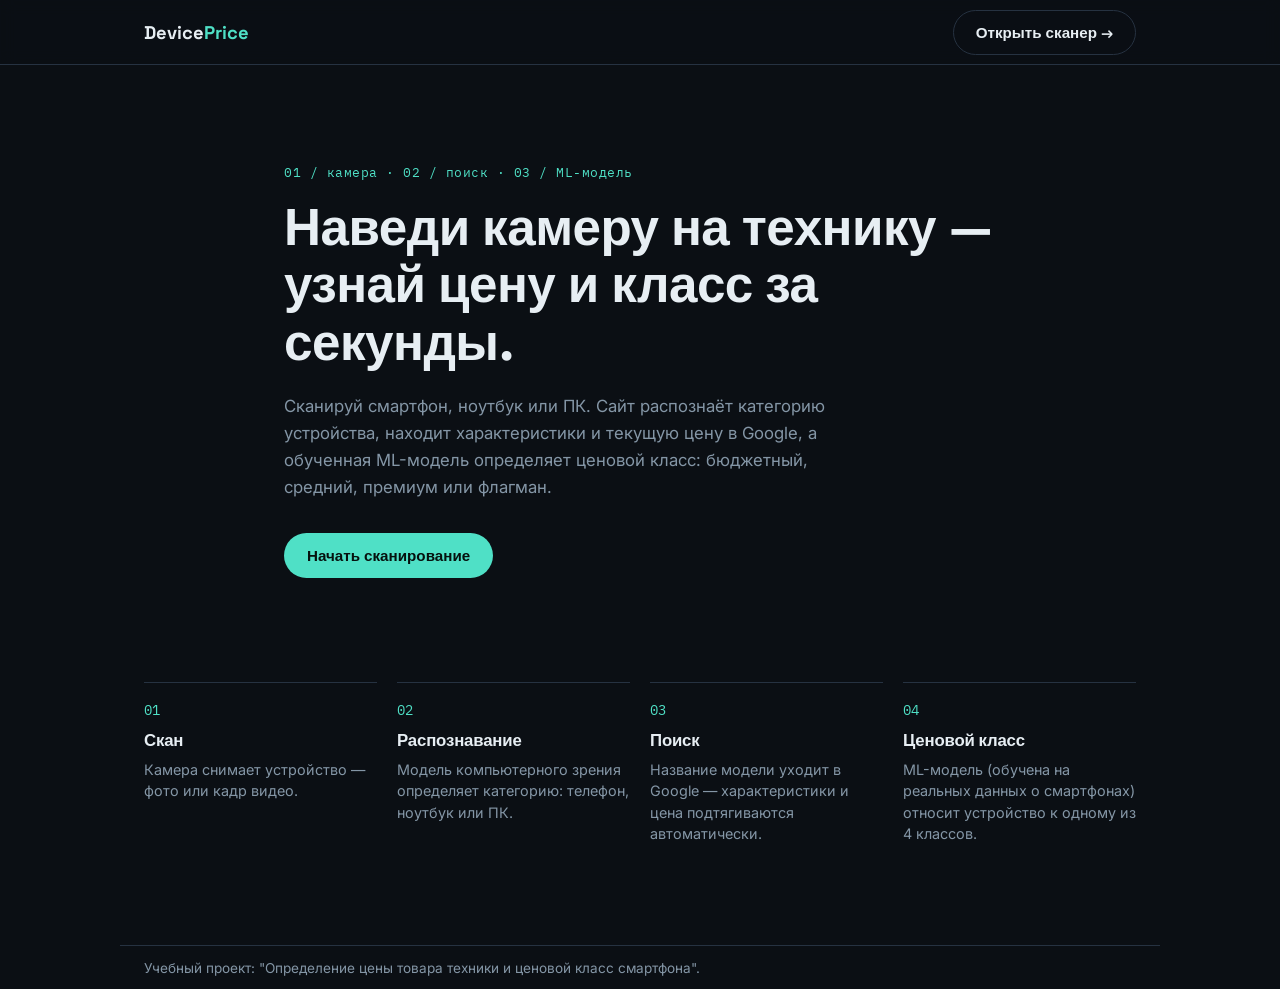
<file: frontend/index.html>
<!DOCTYPE html>
<html lang="ru">
<head>
<meta charset="UTF-8">
<meta name="viewport" content="width=device-width, initial-scale=1.0">
<title>DevicePrice — определение цены и класса техники</title>
<link rel="stylesheet" href="css/style.css">
</head>
<body>

<header class="topbar">
  <div class="wrap topbar-inner">
    <span class="logo">Device<em>Price</em></span>
    <a class="btn-ghost" href="scan.html">Открыть сканер →</a>
  </div>
</header>

<main>
  <section class="hero wrap">
    <span class="eyebrow">01 / камера · 02 / поиск · 03 / ML-модель</span>
    <h1>Наведи камеру на технику —<br>узнай цену и класс за секунды.</h1>
    <p class="lead">
      Сканируй смартфон, ноутбук или ПК. Сайт распознаёт категорию устройства,
      находит характеристики и текущую цену в Google, а обученная ML-модель
      определяет ценовой класс: бюджетный, средний, премиум или флагман.
    </p>
    <a class="btn-primary" href="scan.html">Начать сканирование</a>
  </section>

  <section class="steps wrap">
    <div class="step">
      <span class="step-num">01</span>
      <h3>Скан</h3>
      <p>Камера снимает устройство — фото или кадр видео.</p>
    </div>
    <div class="step">
      <span class="step-num">02</span>
      <h3>Распознавание</h3>
      <p>Модель компьютерного зрения определяет категорию: телефон, ноутбук или ПК.</p>
    </div>
    <div class="step">
      <span class="step-num">03</span>
      <h3>Поиск</h3>
      <p>Название модели уходит в Google — характеристики и цена подтягиваются автоматически.</p>
    </div>
    <div class="step">
      <span class="step-num">04</span>
      <h3>Ценовой класс</h3>
      <p>ML-модель (обучена на реальных данных о смартфонах) относит устройство к одному из 4 классов.</p>
    </div>
  </section>
</main>

<footer class="wrap">
  <p>Учебный проект: "Определение цены товара техники и ценовой класс смартфона".</p>
</footer>

</body>
</html>
</file>
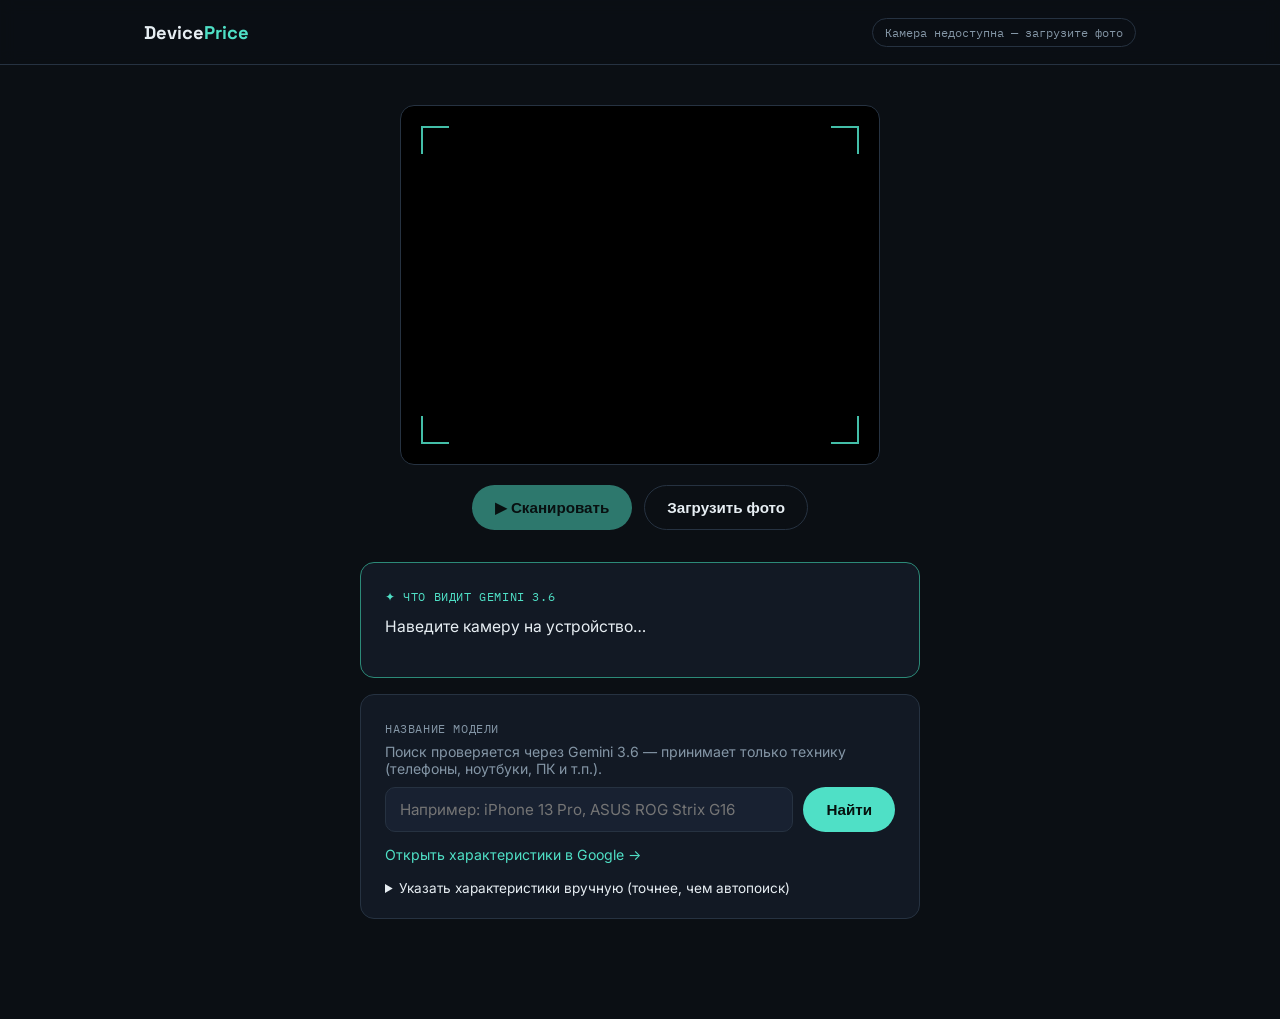
<file: frontend/scan.html>
<!DOCTYPE html>
<html lang="ru">
<head>
<meta charset="UTF-8">
<meta name="viewport" content="width=device-width, initial-scale=1.0">
<title>Сканер устройства — DevicePrice</title>
<link rel="stylesheet" href="css/style.css">
</head>
<body>

<header class="topbar">
  <div class="wrap topbar-inner">
    <a class="logo" href="index.html">Device<em>Price</em></a>
    <span class="badge" id="statusBadge">Ожидание камеры…</span>
  </div>
</header>

<main class="scan-page wrap">

  <section class="camera-panel">
    <div class="camera-frame">
      <video id="video" autoplay playsinline muted></video>
      <canvas id="canvas" hidden></canvas>
      <div class="scan-overlay">
        <span class="corner tl"></span><span class="corner tr"></span>
        <span class="corner bl"></span><span class="corner br"></span>
      </div>
    </div>
    <div class="camera-controls">
      <button id="captureBtn" class="btn-primary">📸 Сделать снимок</button>
      <label class="btn-ghost file-label">
        Загрузить фото
        <input type="file" id="fileInput" accept="image/*" hidden>
      </label>
    </div>
  </section>

  <section class="result-panel" id="resultPanel" hidden>

    <div class="card gemini-vision-card" id="geminiVisionCard">
      <span class="card-label">✦ Что видит Gemini 3.6</span>
      <p id="geminiVisionText" class="gemini-answer">Наведите камеру на устройство…</p>
    </div>

    <div class="card">
      <span class="card-label">Название модели</span>
      <p class="muted">Поиск проверяется через Gemini 3.6 — принимает только технику (телефоны, ноутбуки, ПК и т.п.).</p>
      <form id="modelForm" class="model-form">
        <input type="text" id="modelInput" placeholder="Например: iPhone 13 Pro, ASUS ROG Strix G16"
               autocomplete="off">
        <button type="submit" class="btn-primary">Найти</button>
      </form>
      <a id="googleLink" class="google-link" target="_blank" rel="noopener" hidden>
        Открыть характеристики в Google →
      </a>
      <p id="lookupError" class="field-error" hidden></p>

      <details class="manual-specs">
        <summary>Указать характеристики вручную (точнее, чем автопоиск)</summary>
        <p class="muted">Без платного Google API сайт не может сам прочитать характеристики со страницы поиска — впиши то, что видишь на коробке/сайте магазина, и класс станет точным.</p>
        <div class="manual-specs-grid">
          <label>RAM (ГБ)<input type="number" id="manualRam" min="0" step="0.5" placeholder="8"></label>
          <label>Батарея (мА·ч)<input type="number" id="manualBattery" min="0" step="50" placeholder="4500"></label>
          <label>Память (ГБ)<input type="number" id="manualStorage" min="0" step="1" placeholder="128"></label>
          <label>Камера (МП)<input type="number" id="manualCamera" min="0" step="1" placeholder="108"></label>
        </div>
      </details>
    </div>

    <div class="card" id="priceCard" hidden>
      <span class="card-label">Ценовой класс (ML-модель)</span>
      <h2 id="priceClassValue">—</h2>
      <div class="specs-bars" id="probaBars"></div>
      <details class="specs-details">
        <summary>Характеристики, использованные моделью</summary>
        <pre id="featuresUsed"></pre>
      </details>
    </div>

    <div class="card" id="specsCard" hidden>
      <span class="card-label">Характеристики устройства</span>
      <div class="specs-bars" id="specsBars"></div>
    </div>

  </section>

</main>

<script src="js/camera.js"></script>
<script src="js/api.js"></script>
</body>
</html>
</file>
<file: frontend/css/style.css>
@import url('https://fonts.googleapis.com/css2?family=Space+Grotesk:wght@500;600;700&family=IBM+Plex+Mono:wght@400;500&family=Inter:wght@400;500&display=swap');

:root {
  --bg: #0B0F14;
  --panel: #121924;
  --panel-2: #182131;
  --line: #263241;
  --text: #E7EEF3;
  --muted: #8496A6;
  --accent: #4FE0C6;
  --accent-dim: #2C8A78;
  --warn: #FF7A54;
  --gold: #F2C14E;
  --radius: 14px;
}

* { box-sizing: border-box; }

html { scroll-behavior: smooth; }

body {
  margin: 0;
  background: var(--bg);
  color: var(--text);
  font-family: 'Inter', system-ui, sans-serif;
  -webkit-font-smoothing: antialiased;
}

h1, h2, h3 { font-family: 'Space Grotesk', sans-serif; margin: 0; letter-spacing: -0.01em; }

.wrap { max-width: 1040px; margin: 0 auto; padding: 0 24px; }

a { color: inherit; text-decoration: none; }

/* ---------- Topbar ---------- */
.topbar { border-bottom: 1px solid var(--line); position: sticky; top: 0; background: rgba(11,15,20,0.85); backdrop-filter: blur(8px); z-index: 10; }
.topbar-inner { display: flex; align-items: center; justify-content: space-between; height: 64px; }
.logo { font-family: 'Space Grotesk', sans-serif; font-weight: 700; font-size: 1.15rem; }
.logo em { font-style: normal; color: var(--accent); }
.badge { font-family: 'IBM Plex Mono', monospace; font-size: 0.75rem; color: var(--muted); border: 1px solid var(--line); padding: 6px 12px; border-radius: 999px; }
.badge.live { color: var(--accent); border-color: var(--accent-dim); }

/* ---------- Buttons ---------- */
.btn-primary, .btn-ghost {
  display: inline-flex; align-items: center; gap: 8px;
  font-family: 'Space Grotesk', sans-serif; font-weight: 600; font-size: 0.95rem;
  padding: 12px 22px; border-radius: 999px; border: 1px solid transparent;
  cursor: pointer; transition: transform 0.15s ease, background 0.15s ease;
}
.btn-primary { background: var(--accent); color: #06110E; }
.btn-primary:hover { transform: translateY(-1px); background: #6DEAD3; }
.btn-primary:active { transform: translateY(0); }
.btn-primary:disabled { opacity: 0.5; cursor: not-allowed; transform: none; }
.btn-ghost { border-color: var(--line); color: var(--text); background: transparent; }
.btn-ghost:hover { border-color: var(--accent-dim); color: var(--accent); }
.file-label { justify-content: center; }

/* ---------- Hero ---------- */
.hero { padding: 96px 24px 64px; max-width: 760px; }
.eyebrow { font-family: 'IBM Plex Mono', monospace; font-size: 0.8rem; color: var(--accent); letter-spacing: 0.04em; }
.hero h1 { font-size: clamp(2rem, 4.5vw, 3.2rem); line-height: 1.12; margin: 18px 0 22px; }
.hero .lead { color: var(--muted); font-size: 1.05rem; line-height: 1.6; max-width: 560px; margin-bottom: 32px; }

/* ---------- Steps ---------- */
.steps { display: grid; grid-template-columns: repeat(4, 1fr); gap: 20px; padding: 40px 24px 100px; }
.step { border-top: 1px solid var(--line); padding-top: 16px; }
.step-num { font-family: 'IBM Plex Mono', monospace; color: var(--accent); font-size: 0.85rem; }
.step h3 { margin: 10px 0 8px; font-size: 1.05rem; }
.step p { color: var(--muted); font-size: 0.9rem; line-height: 1.5; margin: 0; }

@media (max-width: 780px) { .steps { grid-template-columns: 1fr 1fr; } }
@media (max-width: 480px) { .steps { grid-template-columns: 1fr; } }

/* ---------- Scan page ---------- */
.scan-page { padding: 40px 24px 100px; display: grid; gap: 32px; }

.camera-panel { display: flex; flex-direction: column; align-items: center; gap: 20px; }

.camera-frame {
  position: relative; width: 100%; max-width: 480px; aspect-ratio: 4 / 3;
  background: #000; border-radius: var(--radius); overflow: hidden;
  border: 1px solid var(--line);
}
#video, #canvas { width: 100%; height: 100%; object-fit: cover; }

.scan-overlay { position: absolute; inset: 20px; pointer-events: none; }
.corner { position: absolute; width: 28px; height: 28px; border: 2px solid var(--accent); opacity: 0.85; }
.corner.tl { top: 0; left: 0; border-right: none; border-bottom: none; }
.corner.tr { top: 0; right: 0; border-left: none; border-bottom: none; }
.corner.bl { bottom: 0; left: 0; border-right: none; border-top: none; }
.corner.br { bottom: 0; right: 0; border-left: none; border-top: none; }

.camera-controls { display: flex; gap: 12px; flex-wrap: wrap; justify-content: center; }

/* ---------- Result cards ---------- */
.result-panel { display: grid; gap: 16px; max-width: 560px; margin: 0 auto; width: 100%; }

.card {
  background: var(--panel); border: 1px solid var(--line); border-radius: var(--radius);
  padding: 22px 24px;
}
.card-label { font-family: 'IBM Plex Mono', monospace; font-size: 0.75rem; color: var(--muted); text-transform: uppercase; letter-spacing: 0.05em; }
.card h2 { font-size: 1.6rem; margin-top: 8px; }
.muted { color: var(--muted); font-size: 0.88rem; margin: 6px 0 0; }

.model-form { display: flex; gap: 10px; margin-top: 10px; flex-wrap: wrap; }
.model-form input {
  flex: 1; min-width: 200px; background: var(--panel-2); border: 1px solid var(--line);
  border-radius: 10px; padding: 12px 14px; color: var(--text); font-family: 'Inter', sans-serif; font-size: 0.95rem;
}
.model-form input:focus { outline: none; border-color: var(--accent-dim); }

.google-link { display: inline-block; margin-top: 14px; font-size: 0.88rem; color: var(--accent); }
.google-link:hover { text-decoration: underline; }


.specs-details { margin-top: 16px; font-size: 0.85rem; color: var(--muted); }
.specs-details summary { cursor: pointer; color: var(--text); }
.specs-details pre {
  background: var(--panel-2); border-radius: 10px; padding: 12px; margin-top: 10px;
  font-family: 'IBM Plex Mono', monospace; font-size: 0.78rem; overflow-x: auto; color: var(--text);
}

/* ---------- Specs bars (шкалы характеристик) ---------- */
.specs-bars { display: grid; gap: 14px; margin-top: 6px; }
.specs-row { display: grid; gap: 6px; }
.specs-row-head { display: flex; justify-content: space-between; align-items: baseline; font-size: 0.88rem; }
.specs-row-label { color: var(--text); font-weight: 500; }
.specs-row-value { font-family: 'IBM Plex Mono', monospace; color: var(--muted); font-size: 0.8rem; }
.specs-track { height: 10px; background: var(--panel-2); border-radius: 999px; overflow: hidden; border: 1px solid var(--line); }
.specs-fill {
  height: 100%; border-radius: 999px;
  background: linear-gradient(90deg, var(--accent-dim), var(--accent));
  transition: width 0.5s ease;
  width: 0%;
}
.specs-row-percent { font-family: 'IBM Plex Mono', monospace; font-size: 0.72rem; color: var(--accent); text-align: right; margin-top: 2px; }

/* Выделение предсказанного ценового класса среди баров вероятностей */
.specs-row.predicted .specs-row-label { color: var(--accent); font-weight: 700; }
.specs-row.predicted .specs-fill { background: linear-gradient(90deg, var(--gold), var(--accent)); }

.field-error {
  margin-top: 10px; font-size: 0.85rem; color: var(--warn);
  background: rgba(255,122,84,0.1); border: 1px solid var(--warn);
  border-radius: 10px; padding: 10px 14px;
}

/* ---------- Карточка "Что видит Gemini" (мультимодальный ответ на кадр) ---------- */
.gemini-vision-card { border-color: var(--accent-dim); }
.gemini-vision-card .card-label { color: var(--accent); }
.gemini-answer { font-size: 0.98rem; line-height: 1.55; margin-top: 10px; color: var(--text); }

/* ---------- Форма ручного ввода характеристик ---------- */
.manual-specs { margin-top: 16px; font-size: 0.85rem; color: var(--muted); }
.manual-specs summary { cursor: pointer; color: var(--text); }
.manual-specs-grid { display: grid; grid-template-columns: 1fr 1fr; gap: 12px; margin-top: 12px; }
.manual-specs-grid label { display: flex; flex-direction: column; gap: 6px; font-size: 0.8rem; color: var(--muted); }
.manual-specs-grid input {
  background: var(--panel-2); border: 1px solid var(--line); border-radius: 10px;
  padding: 10px 12px; color: var(--text); font-family: 'IBM Plex Mono', monospace; font-size: 0.9rem;
}
.manual-specs-grid input:focus { outline: none; border-color: var(--accent-dim); }
@media (max-width: 480px) { .manual-specs-grid { grid-template-columns: 1fr; } }

footer { padding: 40px 24px 60px; color: var(--muted); font-size: 0.85rem; border-top: 1px solid var(--line); margin-top: 20px; }
</file>
